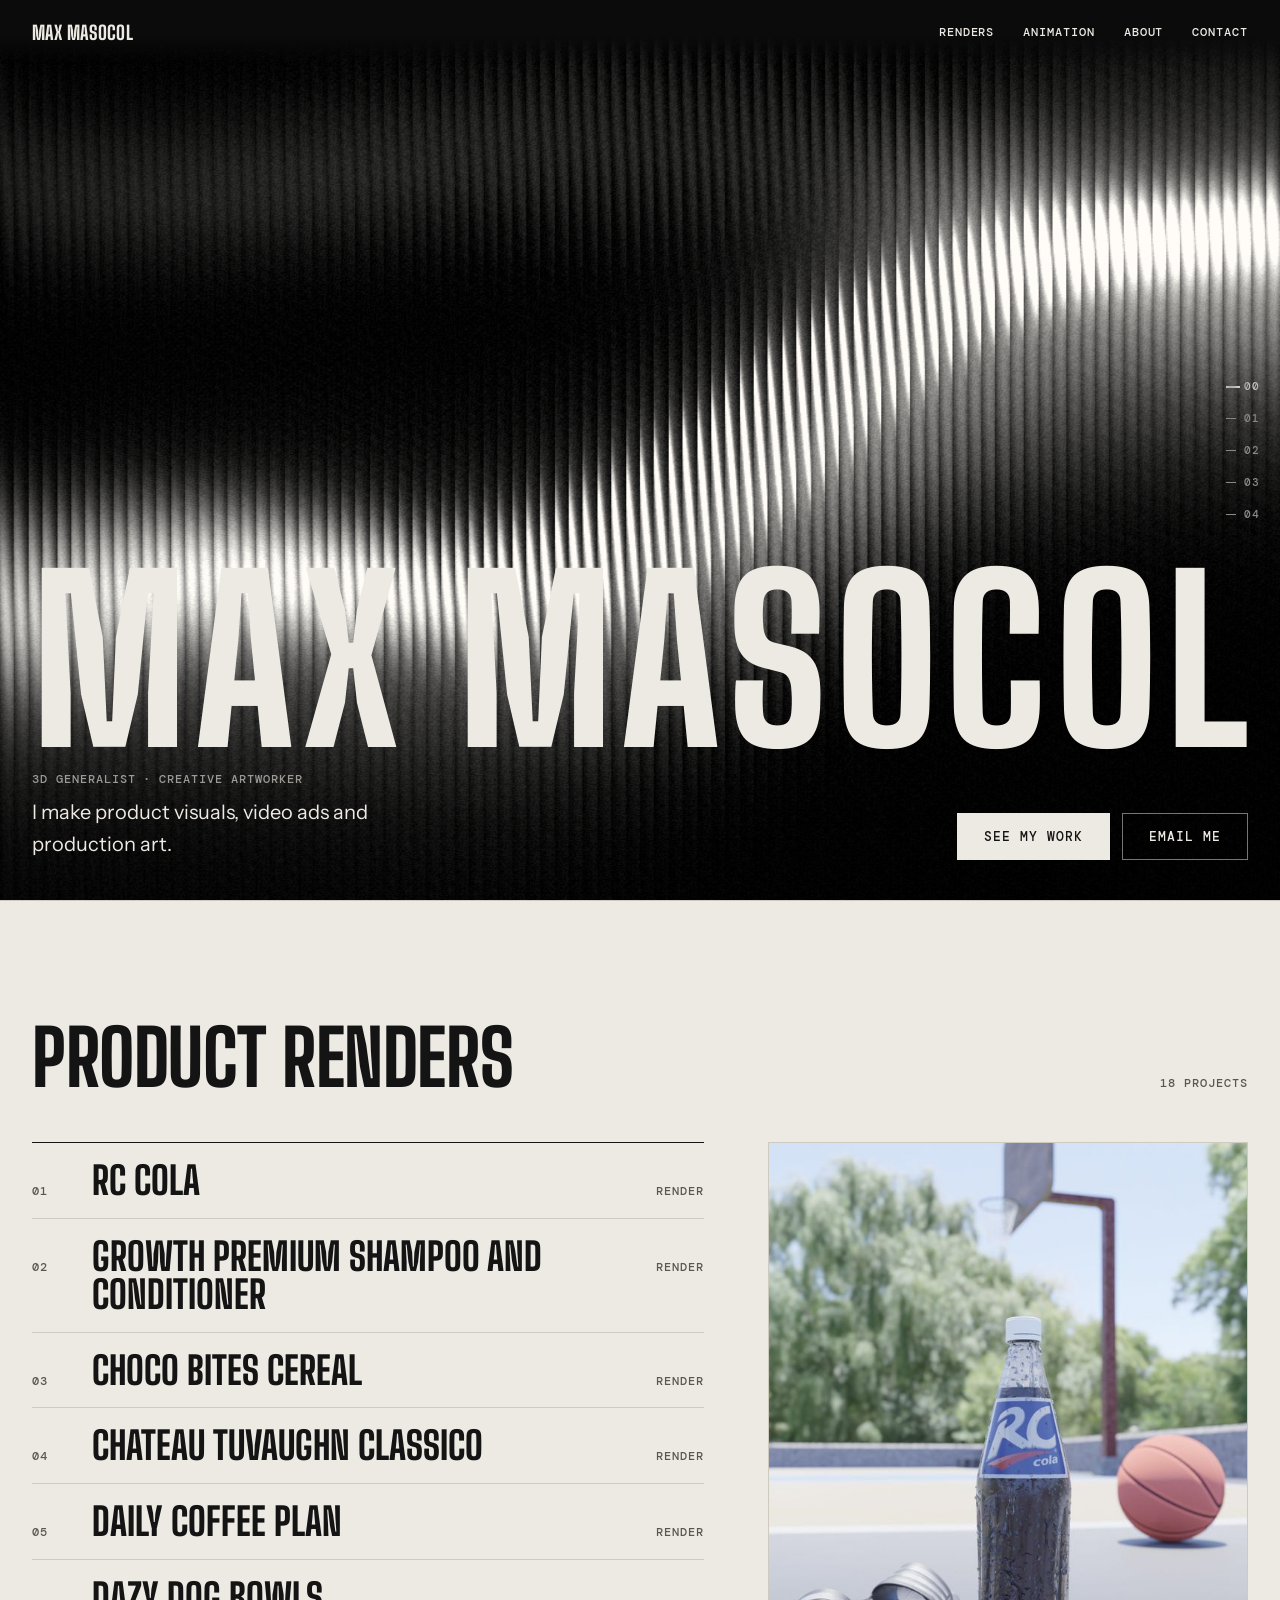
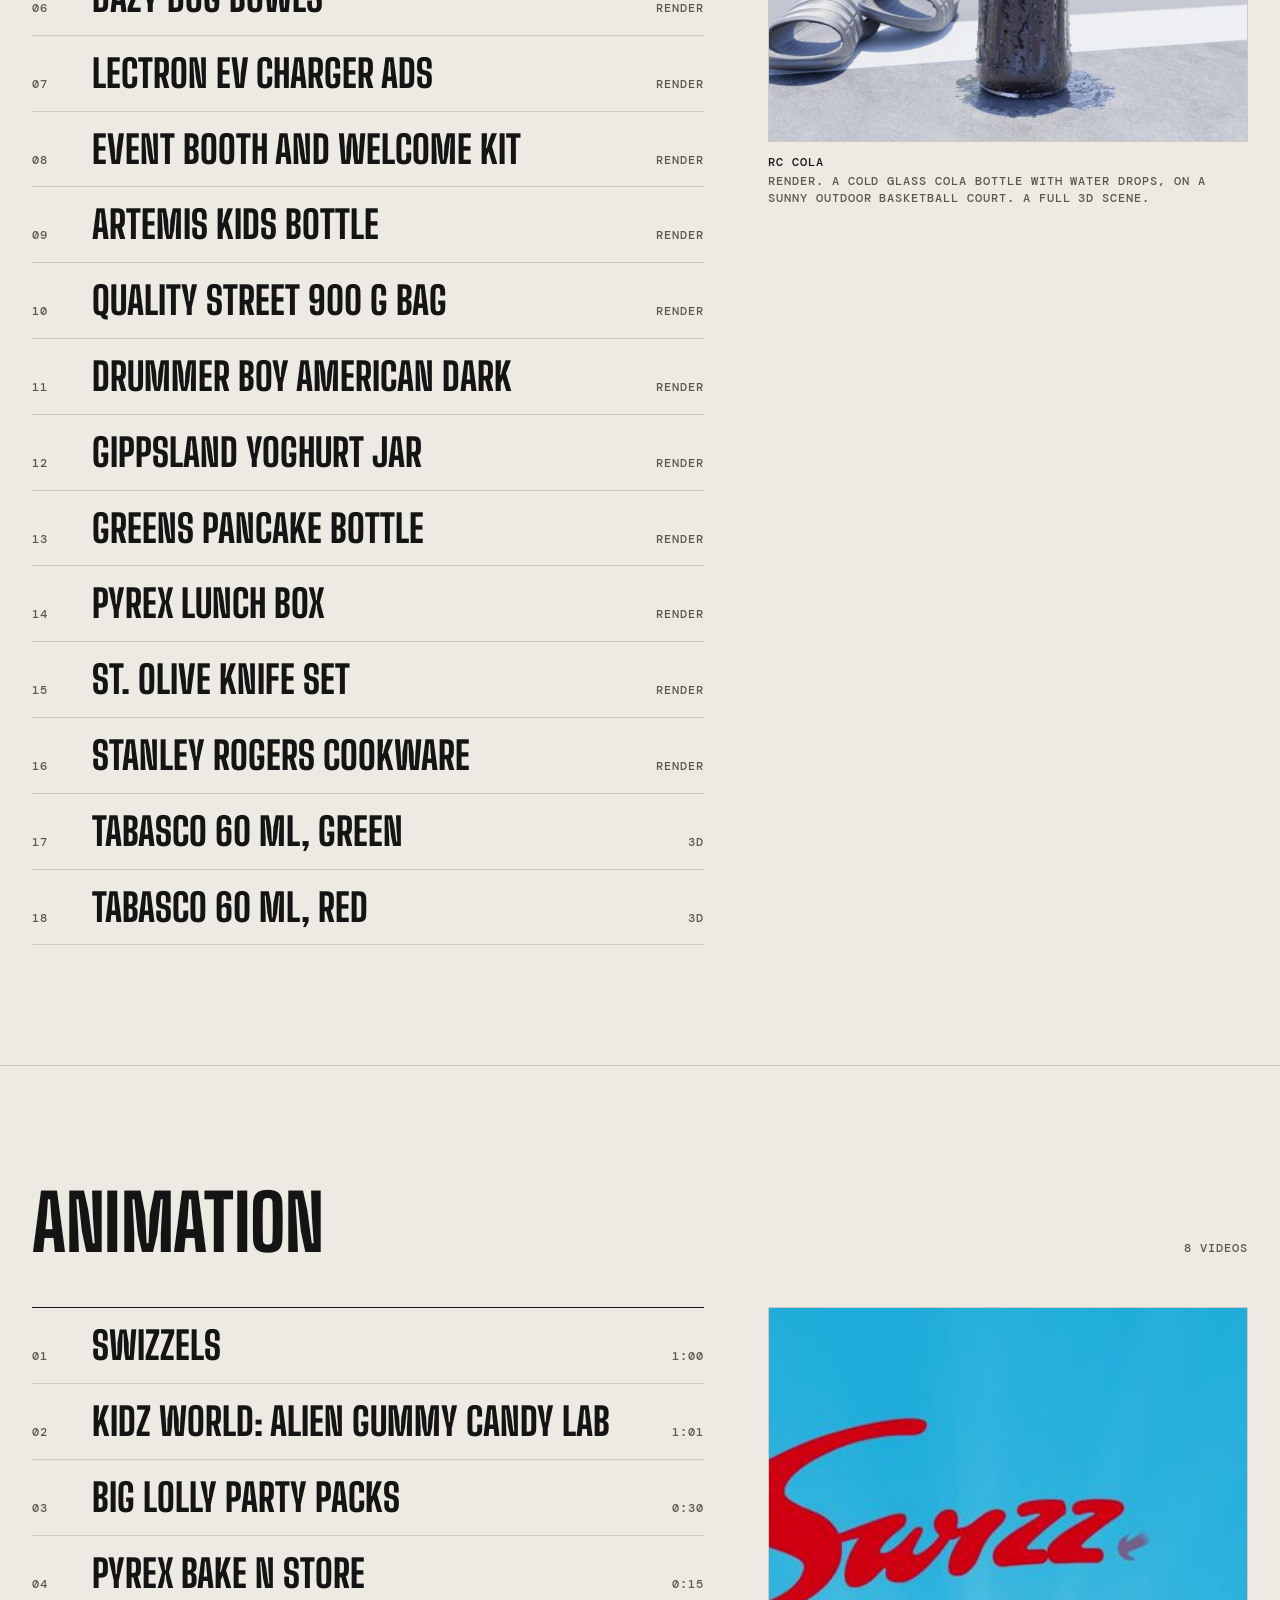
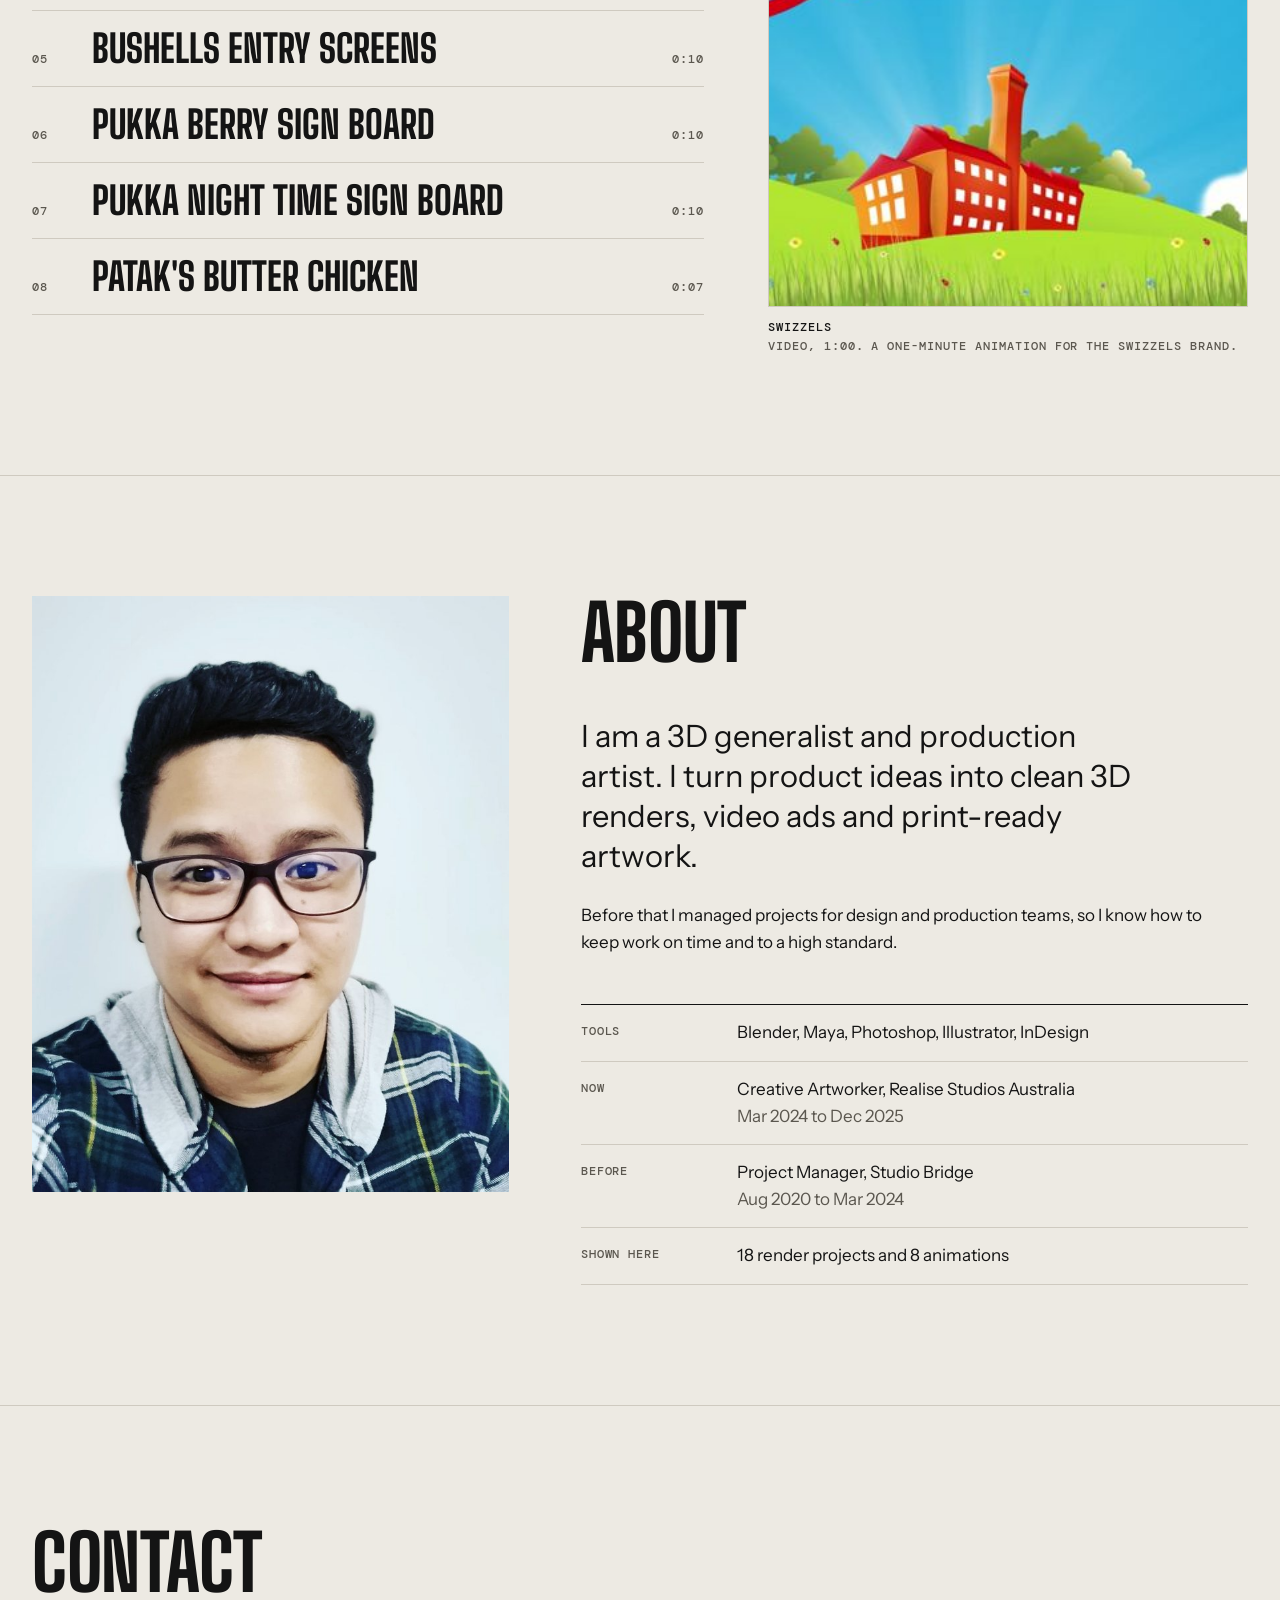
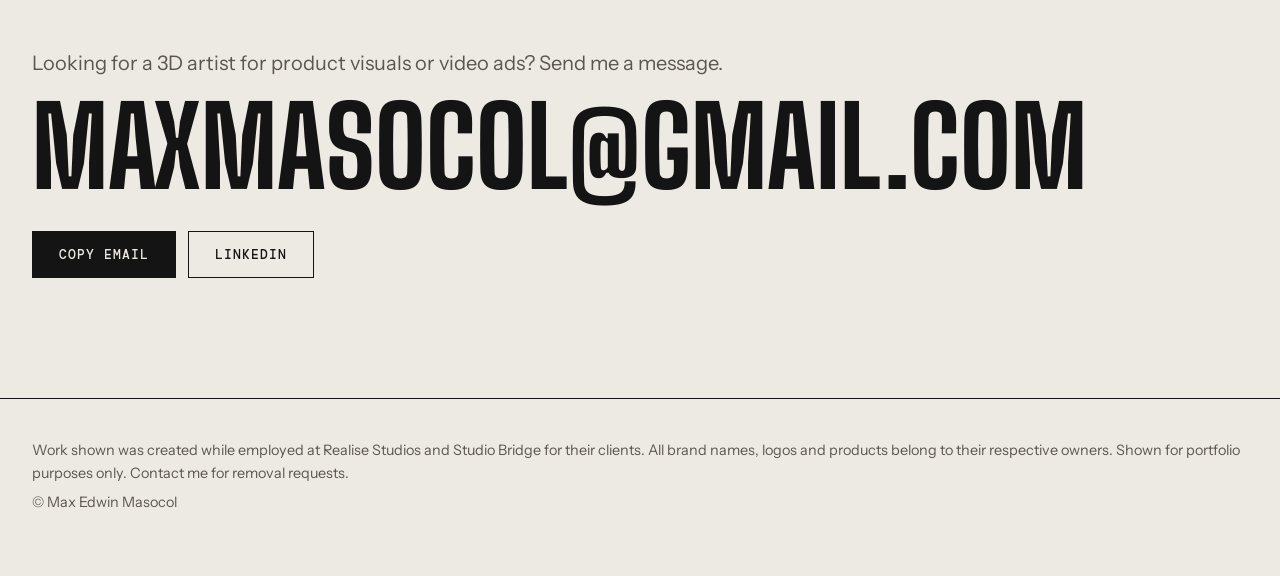
<file: index.html>
<!doctype html>
<html lang="en">
<head>
<meta charset="utf-8">
<meta name="viewport" content="width=device-width, initial-scale=1">
<title>Max Edwin Masocol | 3D Generalist and Creative Artworker</title>
<meta name="description" content="Portfolio of Max Edwin Masocol: 3D product renders, product video ads and production art.">
<meta name="theme-color" content="#EDEAE3">
<meta property="og:title" content="Max Edwin Masocol | 3D Generalist and Creative Artworker">
<meta property="og:description" content="3D product renders, product video ads and production art.">
<meta property="og:type" content="website">
<meta property="og:image" content="img/pf-p2-1.jpg">
<link rel="icon" href="data:image/svg+xml,%3Csvg xmlns='http://www.w3.org/2000/svg' viewBox='0 0 32 32'%3E%3Crect width='32' height='32' fill='%23141414'/%3E%3Ctext x='16' y='23' font-family='sans-serif' font-size='18' font-weight='800' fill='%23E2452B' text-anchor='middle'%3EM%3C/text%3E%3C/svg%3E">
<link rel="preconnect" href="https://fonts.googleapis.com">
<link rel="preconnect" href="https://fonts.gstatic.com" crossorigin>
<link href="https://fonts.googleapis.com/css2?family=Big+Shoulders+Display:wght@700;800&family=DM+Mono:wght@400;500&family=Instrument+Sans:wght@400;500&display=swap" rel="stylesheet">
<link rel="stylesheet" href="style.css?v=202611170059">
</head>
<body>
<a class="skip" href="#renders">Skip to work</a>
<header class="bar">
  <div class="wrap bar-in">
    <a class="brand" href="#top">Max Masocol</a>
    <nav aria-label="Main">
      <a href="#renders">Renders</a>
      <a href="#animation">Animation</a>
      <a href="#about">About</a>
      <a href="#contact">Contact</a>
    </nav>
  </div>
</header>

<ol class="rail" aria-label="Sections">
  <li><a href="#top"><b>00</b><span>Home</span></a></li>
  <li><a href="#renders"><b>01</b><span>Renders</span></a></li>
  <li><a href="#animation"><b>02</b><span>Animation</span></a></li>
  <li><a href="#about"><b>03</b><span>About</span></a></li>
  <li><a href="#contact"><b>04</b><span>Contact</span></a></li>
</ol>

<main id="top">
  <section class="hero" id="home">
    <canvas class="wave" aria-hidden="true"></canvas>
    <div class="wrap hero-in">
      
      <h1 aria-label="Max Masocol"><span class="ch" style="--i:0" aria-hidden="true">M</span><span class="ch" style="--i:1" aria-hidden="true">A</span><span class="ch" style="--i:2" aria-hidden="true">X</span><span class="sp"> </span><span class="ch" style="--i:4" aria-hidden="true">M</span><span class="ch" style="--i:5" aria-hidden="true">A</span><span class="ch" style="--i:6" aria-hidden="true">S</span><span class="ch" style="--i:7" aria-hidden="true">O</span><span class="ch" style="--i:8" aria-hidden="true">C</span><span class="ch" style="--i:9" aria-hidden="true">O</span><span class="ch" style="--i:10" aria-hidden="true">L</span></h1>
      <div class="hero-foot">
        <p class="mono">3D generalist &middot; Creative artworker</p>
        <p class="lead">I make product visuals, video ads and production art.</p>
        <p class="actions">
          <a class="btn" href="#renders">See my work</a>
          <a class="btn ghost" href="#contact">Email me</a>
        </p>
      </div>
    </div>
  </section>

  <section id="renders" class="sec">
    <div class="wrap">
      <div class="head"><h2>Product renders</h2><span class="mono">18 projects</span></div>
      <div class="work">
        <ul class="list">
<li><button class="row" data-kind="p" data-key="p0" aria-label="RC Cola: open"><span class="n mono">01</span><img class="rthumb" src="img/t/pf-p2-1.jpg" alt="" width="64" height="80" loading="lazy" decoding="async"><span class="rt">RC Cola</span><span class="rk mono">Render</span><span class="rd">A cold glass cola bottle with water drops, on a sunny outdoor basketball court. A full 3D scene.</span></button></li>
<li><button class="row" data-kind="p" data-key="p1" aria-label="Growth Premium shampoo and conditioner: open"><span class="n mono">02</span><img class="rthumb" src="img/t/pf-p3-1.jpg" alt="" width="64" height="80" loading="lazy" decoding="async"><span class="rt">Growth Premium shampoo and conditioner</span><span class="rk mono">Render</span><span class="rd">Label artwork for a natural shampoo and conditioner, plus a product shot of the bottles outdoors on a rock.</span></button></li>
<li><button class="row" data-kind="p" data-key="p2" aria-label="Choco Bites cereal: open"><span class="n mono">03</span><img class="rthumb" src="img/t/pf-p4-2.jpg" alt="" width="64" height="80" loading="lazy" decoding="async"><span class="rt">Choco Bites cereal</span><span class="rk mono">Render</span><span class="rd">Cereal box packaging, from the flat layout to a finished box next to a bowl of cereal.</span></button></li>
<li><button class="row" data-kind="p" data-key="p3" aria-label="Chateau Tuvaughn Classico: open"><span class="n mono">04</span><img class="rthumb" src="img/t/pf-p5-2.jpg" alt="" width="64" height="80" loading="lazy" decoding="async"><span class="rt">Chateau Tuvaughn Classico</span><span class="rk mono">Render</span><span class="rd">A wine label design and a render of two bottles chilling in ice.</span></button></li>
<li><button class="row" data-kind="p" data-key="p4" aria-label="Daily Coffee Plan: open"><span class="n mono">05</span><img class="rthumb" src="img/t/pf-p6-1.jpg" alt="" width="64" height="80" loading="lazy" decoding="async"><span class="rt">Daily Coffee Plan</span><span class="rk mono">Render</span><span class="rd">A boxed weekly planner for project managers, shown open on a display stand in a warm room.</span></button></li>
<li><button class="row" data-kind="p" data-key="p5" aria-label="Dazy Dog bowls: open"><span class="n mono">06</span><img class="rthumb" src="img/t/pf-p7-10.jpg" alt="" width="64" height="80" loading="lazy" decoding="async"><span class="rt">Dazy Dog bowls</span><span class="rk mono">Render</span><span class="rd">Stainless steel dog bowls in several colors, shown alone, stacked and with their gift boxes.</span></button></li>
<li><button class="row" data-kind="p" data-key="p6" aria-label="Lectron EV charger ads: open"><span class="n mono">07</span><img class="rthumb" src="img/t/pf-p8-2.jpg" alt="" width="64" height="80" loading="lazy" decoding="async"><span class="rt">Lectron EV charger ads</span><span class="rk mono">Render</span><span class="rd">A web banner and two product listing images for a home electric car charger.</span></button></li>
<li><button class="row" data-kind="p" data-key="p7" aria-label="Event booth and welcome kit: open"><span class="n mono">08</span><img class="rthumb" src="img/t/pf-p10-1.jpg" alt="" width="64" height="80" loading="lazy" decoding="async"><span class="rt">Event booth and welcome kit</span><span class="rk mono">Render</span><span class="rd">Mockups of a trade show booth and a welcome kit: banners, a display wall, a drawstring bag, a bottle and notebooks.</span></button></li>
<li><button class="row" data-kind="p" data-key="p8" aria-label="Artemis kids bottle: open"><span class="n mono">09</span><img class="rthumb" src="img/t/artemis-kids-bottle-1.jpg" alt="" width="64" height="80" loading="lazy" decoding="async"><span class="rt">Artemis kids bottle</span><span class="rk mono">Render</span><span class="rd">A clean studio render of an amber glass bottle with a white cap.</span></button></li>
<li><button class="row" data-kind="p" data-key="p9" aria-label="Quality Street 900 g bag: open"><span class="n mono">10</span><img class="rthumb" src="img/t/bag-samples-1.jpg" alt="" width="64" height="80" loading="lazy" decoding="async"><span class="rt">Quality Street 900 g bag</span><span class="rk mono">Render</span><span class="rd">A pack render of a large bag of sweets, with the clear window showing the candy inside.</span></button></li>
<li><button class="row" data-kind="p" data-key="p10" aria-label="Drummer Boy American Dark: open"><span class="n mono">11</span><img class="rthumb" src="img/t/drummer-boy-bottleshots-americandark-1.jpg" alt="" width="64" height="80" loading="lazy" decoding="async"><span class="rt">Drummer Boy American Dark</span><span class="rk mono">Render</span><span class="rd">A tall bottle with a cork stopper, rendered in a soft studio setting.</span></button></li>
<li><button class="row" data-kind="p" data-key="p11" aria-label="Gippsland yoghurt jar: open"><span class="n mono">12</span><img class="rthumb" src="img/t/gippsland-yoghurt-jar-1.jpg" alt="" width="64" height="80" loading="lazy" decoding="async"><span class="rt">Gippsland yoghurt jar</span><span class="rk mono">Render</span><span class="rd">A yoghurt jar with a cork lid and an embossed brand name, shown from two angles.</span></button></li>
<li><button class="row" data-kind="p" data-key="p12" aria-label="Greens pancake bottle: open"><span class="n mono">13</span><img class="rthumb" src="img/t/greens-pancake-bottle-large-1.jpg" alt="" width="64" height="80" loading="lazy" decoding="async"><span class="rt">Greens pancake bottle</span><span class="rk mono">Render</span><span class="rd">A large white bottle with a green cap, shown from four angles.</span></button></li>
<li><button class="row" data-kind="p" data-key="p13" aria-label="Pyrex lunch box: open"><span class="n mono">14</span><img class="rthumb" src="img/t/pyrex-lunchbox-1.jpg" alt="" width="64" height="80" loading="lazy" decoding="async"><span class="rt">Pyrex lunch box</span><span class="rk mono">Render</span><span class="rd">A clear glass food dish, rendered with realistic glass and reflections.</span></button></li>
<li><button class="row" data-kind="p" data-key="p14" aria-label="St. Olive knife set: open"><span class="n mono">15</span><img class="rthumb" src="img/t/st-olive-6-piece-knife-block-2.jpg" alt="" width="64" height="80" loading="lazy" decoding="async"><span class="rt">St. Olive knife set</span><span class="rk mono">Render</span><span class="rd">A chef&#x27;s knife and the boxed 6-piece knife block set.</span></button></li>
<li><button class="row" data-kind="p" data-key="p15" aria-label="Stanley Rogers cookware: open"><span class="n mono">16</span><img class="rthumb" src="img/t/stanley-rogers-matrix-casserole-24cm-1.jpg" alt="" width="64" height="80" loading="lazy" decoding="async"><span class="rt">Stanley Rogers cookware</span><span class="rk mono">Render</span><span class="rd">Stainless steel pots and pans: a casserole, a saucepan, a paella pan and a saute pan, each from two angles.</span></button></li>
<li><button class="row" data-kind="d" data-key="d-tabasco-green" aria-label="Tabasco 60 mL, green: open"><span class="n mono">17</span><img class="rthumb" src="img/t/3d-tabasco-green.jpg" alt="" width="64" height="80" loading="lazy" decoding="async"><span class="rt">Tabasco 60 mL, green</span><span class="rk mono">3D</span><span class="rd">An interactive 3D bottle. Drag to turn it.</span></button></li>
<li><button class="row" data-kind="d" data-key="d-tabasco-red" aria-label="Tabasco 60 mL, red: open"><span class="n mono">18</span><img class="rthumb" src="img/t/3d-tabasco-red.jpg" alt="" width="64" height="80" loading="lazy" decoding="async"><span class="rt">Tabasco 60 mL, red</span><span class="rk mono">3D</span><span class="rd">An interactive 3D bottle. Drag to turn it.</span></button></li>
        </ul>
        <figure class="preview" aria-hidden="true"><div class="pv-frame"><img src="img/t/pf-p2-1.jpg" alt="" width="800" height="1000"></div><figcaption class="mono"></figcaption></figure>
      </div>
    </div>
  </section>

  <section id="animation" class="sec">
    <div class="wrap">
      <div class="head"><h2>Animation</h2><span class="mono">8 videos</span></div>
      <div class="work">
        <ul class="list">
<li><button class="row" data-kind="v" data-key="v-swizzels-animation" data-preview="video/swizzels-animation.mp4" aria-label="Swizzels: open"><span class="n mono">01</span><img class="rthumb" src="img/t/poster-swizzels-animation.jpg" alt="" width="64" height="80" loading="lazy" decoding="async"><span class="rt">Swizzels</span><span class="rk mono">1:00</span><span class="rd">A one-minute animation for the Swizzels brand.</span></button></li>
<li><button class="row" data-kind="v" data-key="v-kidz-world-sodacans-alien-candy-animation" data-preview="video/kidz-world-sodacans-alien-candy-animation.mp4" aria-label="Kidz World: Alien Gummy Candy Lab: open"><span class="n mono">02</span><img class="rthumb" src="img/t/poster-kidz-world-sodacans-alien-candy-animation.jpg" alt="" width="64" height="80" loading="lazy" decoding="async"><span class="rt">Kidz World: Alien Gummy Candy Lab</span><span class="rk mono">1:01</span><span class="rd">A one-minute animation about alien gummy candy and soda cans.</span></button></li>
<li><button class="row" data-kind="v" data-key="v-big-lolly-party-packs-socials-animation" data-preview="video/big-lolly-party-packs-socials-animation.mp4" aria-label="Big Lolly party packs: open"><span class="n mono">03</span><img class="rthumb" src="img/t/poster-big-lolly-party-packs-socials-animation.jpg" alt="" width="64" height="80" loading="lazy" decoding="async"><span class="rt">Big Lolly party packs</span><span class="rk mono">0:30</span><span class="rd">A square 30-second animation for social media, full of balloons and confetti.</span></button></li>
<li><button class="row" data-kind="v" data-key="v-pyrex-bake-n-store-animation" data-preview="video/pyrex-bake-n-store-animation.mp4" aria-label="Pyrex Bake N Store: open"><span class="n mono">04</span><img class="rthumb" src="img/t/poster-pyrex-bake-n-store-animation.jpg" alt="" width="64" height="80" loading="lazy" decoding="async"><span class="rt">Pyrex Bake N Store</span><span class="rk mono">0:15</span><span class="rd">A 15-second square animation for Pyrex with the “Store it!” line.</span></button></li>
<li><button class="row" data-kind="v" data-key="v-bushells-entry-screens" data-preview="video/bushells-entry-screens.mp4" aria-label="Bushells entry screens: open"><span class="n mono">05</span><img class="rthumb" src="img/t/poster-bushells-entry-screens.jpg" alt="" width="64" height="80" loading="lazy" decoding="async"><span class="rt">Bushells entry screens</span><span class="rk mono">0:10</span><span class="rd">A 10-second vertical animation for entry screens, built around a Blue Label tea box.</span></button></li>
<li><button class="row" data-kind="v" data-key="v-pukka-berry-digital-sign-board" data-preview="video/pukka-berry-digital-sign-board.mp4" aria-label="Pukka Berry sign board: open"><span class="n mono">06</span><img class="rthumb" src="img/t/poster-pukka-berry-digital-sign-board.jpg" alt="" width="64" height="80" loading="lazy" decoding="async"><span class="rt">Pukka Berry sign board</span><span class="rk mono">0:10</span><span class="rd">A 10-second vertical sign-board animation with a tea box among berries.</span></button></li>
<li><button class="row" data-kind="v" data-key="v-pukka-night-time-digital-sign-board" data-preview="video/pukka-night-time-digital-sign-board.mp4" aria-label="Pukka Night Time sign board: open"><span class="n mono">07</span><img class="rthumb" src="img/t/poster-pukka-night-time-digital-sign-board.jpg" alt="" width="64" height="80" loading="lazy" decoding="async"><span class="rt">Pukka Night Time sign board</span><span class="rk mono">0:10</span><span class="rd">A 10-second vertical sign-board animation with a tea box among night flowers.</span></button></li>
<li><button class="row" data-kind="v" data-key="v-patak-butter-chicken-animation" data-preview="video/patak-butter-chicken-animation.mp4" aria-label="Patak&#x27;s Butter Chicken: open"><span class="n mono">08</span><img class="rthumb" src="img/t/poster-patak-butter-chicken-animation.jpg" alt="" width="64" height="80" loading="lazy" decoding="async"><span class="rt">Patak&#x27;s Butter Chicken</span><span class="rk mono">0:07</span><span class="rd">A 7-second vertical animation of a butter chicken paste jar.</span></button></li>
        </ul>
        <figure class="preview" aria-hidden="true"><div class="pv-frame"><img src="img/t/poster-swizzels-animation.jpg" alt="" width="800" height="1000"></div><figcaption class="mono"></figcaption></figure>
      </div>
    </div>
  </section>

  <section id="about" class="sec">
    <div class="wrap about">
      <img class="about-photo" src="img/about.jpg" width="900" height="900" alt="Portrait of Max Edwin Masocol" loading="lazy">
      <div>
        <div class="head"><h2>About</h2></div>
        <p class="big">I am a 3D generalist and production artist. I turn product ideas into clean 3D renders, video ads and print-ready artwork.</p>
        <p>Before that I managed projects for design and production teams, so I know how to keep work on time and to a high standard.</p>
        <dl class="facts">
          <div><dt class="mono">Tools</dt><dd>Blender, Maya, Photoshop, Illustrator, InDesign</dd></div>
          <div><dt class="mono">Now</dt><dd>Creative Artworker, Realise Studios Australia<br><span class="muted">Mar 2024 to Dec 2025</span></dd></div>
          <div><dt class="mono">Before</dt><dd>Project Manager, Studio Bridge<br><span class="muted">Aug 2020 to Mar 2024</span></dd></div>
          <div><dt class="mono">Shown here</dt><dd>18 render projects and 8 animations</dd></div>
        </dl>
      </div>
    </div>
  </section>

  <section id="contact" class="sec">
    <div class="wrap contact">
      <div class="head"><h2>Contact</h2></div>
      <p class="lead">Looking for a 3D artist for product visuals or video ads? Send me a message.</p>
      <a class="mail" href="mailto:maxmasocol@gmail.com">maxmasocol@gmail.com</a>
      <p class="actions">
        <button class="btn" type="button" id="copy">Copy email</button>
        <a class="btn ghost" href="https://www.linkedin.com/in/maxedwinmasocol" rel="noopener">LinkedIn</a>
      </p>
    </div>
  </section>
</main>

<footer class="foot">
  <div class="wrap">
    <p>Work shown was created while employed at Realise Studios and Studio Bridge for their clients. All brand names, logos and products belong to their respective owners. Shown for portfolio purposes only. Contact me for removal requests.</p>
    <p>&copy; Max Edwin Masocol</p>
  </div>
</footer>

<dialog id="viewer" aria-label="Project viewer">
  <button class="x" type="button" aria-label="Close" data-close>&times;</button>
  <button class="nav prev" type="button" aria-label="Previous image" hidden>&#8249;</button>
  <button class="nav next" type="button" aria-label="Next image" hidden>&#8250;</button>
  <div class="stage"></div>
  <div class="strip"></div>
  <div class="cap"><h3></h3><p></p></div>
</dialog>

<script id="data" type="application/json">{"p0": {"title": "RC Cola", "desc": "A cold glass cola bottle with water drops, on a sunny outdoor basketball court. A full 3D scene.", "thumb": "img/t/pf-p2-1.jpg", "label": "Render", "items": [{"t": "img", "src": "img/pf-p2-1.jpg"}]}, "p1": {"title": "Growth Premium shampoo and conditioner", "desc": "Label artwork for a natural shampoo and conditioner, plus a product shot of the bottles outdoors on a rock.", "thumb": "img/t/pf-p3-1.jpg", "label": "Render", "items": [{"t": "img", "src": "img/pf-p3-1.jpg"}, {"t": "img", "src": "img/pf-p3-2.jpg"}, {"t": "img", "src": "img/pf-p3-3.jpg"}]}, "p2": {"title": "Choco Bites cereal", "desc": "Cereal box packaging, from the flat layout to a finished box next to a bowl of cereal.", "thumb": "img/t/pf-p4-2.jpg", "label": "Render", "items": [{"t": "img", "src": "img/pf-p4-2.jpg"}, {"t": "img", "src": "img/pf-p4-1.jpg"}]}, "p3": {"title": "Chateau Tuvaughn Classico", "desc": "A wine label design and a render of two bottles chilling in ice.", "thumb": "img/t/pf-p5-2.jpg", "label": "Render", "items": [{"t": "img", "src": "img/pf-p5-2.jpg"}, {"t": "img", "src": "img/pf-p5-1.jpg"}]}, "p4": {"title": "Daily Coffee Plan", "desc": "A boxed weekly planner for project managers, shown open on a display stand in a warm room.", "thumb": "img/t/pf-p6-1.jpg", "label": "Render", "items": [{"t": "img", "src": "img/pf-p6-1.jpg"}]}, "p5": {"title": "Dazy Dog bowls", "desc": "Stainless steel dog bowls in several colors, shown alone, stacked and with their gift boxes.", "thumb": "img/t/pf-p7-10.jpg", "label": "Render", "items": [{"t": "img", "src": "img/pf-p7-10.jpg"}, {"t": "img", "src": "img/pf-p7-9.jpg"}, {"t": "img", "src": "img/pf-p7-11.jpg"}, {"t": "img", "src": "img/pf-p7-12.jpg"}, {"t": "img", "src": "img/pf-p7-3.jpg"}, {"t": "img", "src": "img/pf-p7-4.jpg"}]}, "p6": {"title": "Lectron EV charger ads", "desc": "A web banner and two product listing images for a home electric car charger.", "thumb": "img/t/pf-p8-2.jpg", "label": "Render", "items": [{"t": "img", "src": "img/pf-p8-2.jpg"}, {"t": "img", "src": "img/pf-p8-1.jpg"}, {"t": "img", "src": "img/pf-p8-3.jpg"}]}, "p7": {"title": "Event booth and welcome kit", "desc": "Mockups of a trade show booth and a welcome kit: banners, a display wall, a drawstring bag, a bottle and notebooks.", "thumb": "img/t/pf-p10-1.jpg", "label": "Render", "items": [{"t": "img", "src": "img/pf-p10-1.jpg"}, {"t": "img", "src": "img/pf-p10-2.jpg"}, {"t": "img", "src": "img/pf-p9-1.jpg"}]}, "p8": {"title": "Artemis kids bottle", "desc": "A clean studio render of an amber glass bottle with a white cap.", "thumb": "img/t/artemis-kids-bottle-1.jpg", "label": "Render", "items": [{"t": "img", "src": "img/artemis-kids-bottle-1.jpg"}]}, "p9": {"title": "Quality Street 900 g bag", "desc": "A pack render of a large bag of sweets, with the clear window showing the candy inside.", "thumb": "img/t/bag-samples-1.jpg", "label": "Render", "items": [{"t": "img", "src": "img/bag-samples-1.jpg"}]}, "p10": {"title": "Drummer Boy American Dark", "desc": "A tall bottle with a cork stopper, rendered in a soft studio setting.", "thumb": "img/t/drummer-boy-bottleshots-americandark-1.jpg", "label": "Render", "items": [{"t": "img", "src": "img/drummer-boy-bottleshots-americandark-1.jpg"}]}, "p11": {"title": "Gippsland yoghurt jar", "desc": "A yoghurt jar with a cork lid and an embossed brand name, shown from two angles.", "thumb": "img/t/gippsland-yoghurt-jar-1.jpg", "label": "Render", "items": [{"t": "img", "src": "img/gippsland-yoghurt-jar-1.jpg"}, {"t": "img", "src": "img/gippsland-yoghurt-jar-2.jpg"}]}, "p12": {"title": "Greens pancake bottle", "desc": "A large white bottle with a green cap, shown from four angles.", "thumb": "img/t/greens-pancake-bottle-large-1.jpg", "label": "Render", "items": [{"t": "img", "src": "img/greens-pancake-bottle-large-1.jpg"}, {"t": "img", "src": "img/greens-pancake-bottle-large-2.jpg"}, {"t": "img", "src": "img/greens-pancake-bottle-large-3.jpg"}, {"t": "img", "src": "img/greens-pancake-bottle-large-4.jpg"}]}, "p13": {"title": "Pyrex lunch box", "desc": "A clear glass food dish, rendered with realistic glass and reflections.", "thumb": "img/t/pyrex-lunchbox-1.jpg", "label": "Render", "items": [{"t": "img", "src": "img/pyrex-lunchbox-1.jpg"}]}, "p14": {"title": "St. Olive knife set", "desc": "A chef's knife and the boxed 6-piece knife block set.", "thumb": "img/t/st-olive-6-piece-knife-block-2.jpg", "label": "Render", "items": [{"t": "img", "src": "img/st-olive-6-piece-knife-block-2.jpg"}, {"t": "img", "src": "img/st-olive-6-piece-knife-block-1.jpg"}]}, "p15": {"title": "Stanley Rogers cookware", "desc": "Stainless steel pots and pans: a casserole, a saucepan, a paella pan and a saute pan, each from two angles.", "thumb": "img/t/stanley-rogers-matrix-casserole-24cm-1.jpg", "label": "Render", "items": [{"t": "img", "src": "img/stanley-rogers-matrix-casserole-24cm-1.jpg"}, {"t": "img", "src": "img/stanley-rogers-matrix-casserole-24cm-2.jpg"}, {"t": "img", "src": "img/stanley-rogers-matrix-saucepan-18cm-1.jpg"}, {"t": "img", "src": "img/stanley-rogers-matrix-saucepan-18cm-2.jpg"}, {"t": "img", "src": "img/stanley-rogers-paella-pan-32cm-180mm-1.jpg"}, {"t": "img", "src": "img/stanley-rogers-paella-pan-32cm-180mm-2.jpg"}, {"t": "img", "src": "img/stanley-rogers-saute-pan-26cm-1.jpg"}, {"t": "img", "src": "img/stanley-rogers-saute-pan-26cm-2.jpg"}]}, "d-tabasco-green": {"title": "Tabasco 60 mL, green", "desc": "An interactive 3D bottle. Drag to turn it.", "thumb": "img/t/3d-tabasco-green.jpg", "label": "Interactive 3D", "items": [{"t": "3d", "src": "3d/tabasco-green.html"}]}, "d-tabasco-red": {"title": "Tabasco 60 mL, red", "desc": "An interactive 3D bottle. Drag to turn it.", "thumb": "img/t/3d-tabasco-red.jpg", "label": "Interactive 3D", "items": [{"t": "3d", "src": "3d/tabasco-red.html"}]}, "v-swizzels-animation": {"title": "Swizzels", "desc": "A one-minute animation for the Swizzels brand.", "thumb": "img/t/poster-swizzels-animation.jpg", "label": "Video, 1:00", "items": [{"t": "video", "src": "video/swizzels-animation.mp4", "poster": "img/poster-swizzels-animation.jpg"}]}, "v-kidz-world-sodacans-alien-candy-animation": {"title": "Kidz World: Alien Gummy Candy Lab", "desc": "A one-minute animation about alien gummy candy and soda cans.", "thumb": "img/t/poster-kidz-world-sodacans-alien-candy-animation.jpg", "label": "Video, 1:01", "items": [{"t": "video", "src": "video/kidz-world-sodacans-alien-candy-animation.mp4", "poster": "img/poster-kidz-world-sodacans-alien-candy-animation.jpg"}]}, "v-big-lolly-party-packs-socials-animation": {"title": "Big Lolly party packs", "desc": "A square 30-second animation for social media, full of balloons and confetti.", "thumb": "img/t/poster-big-lolly-party-packs-socials-animation.jpg", "label": "Video, 0:30", "items": [{"t": "video", "src": "video/big-lolly-party-packs-socials-animation.mp4", "poster": "img/poster-big-lolly-party-packs-socials-animation.jpg"}]}, "v-pyrex-bake-n-store-animation": {"title": "Pyrex Bake N Store", "desc": "A 15-second square animation for Pyrex with the \u201cStore it!\u201d line.", "thumb": "img/t/poster-pyrex-bake-n-store-animation.jpg", "label": "Video, 0:15", "items": [{"t": "video", "src": "video/pyrex-bake-n-store-animation.mp4", "poster": "img/poster-pyrex-bake-n-store-animation.jpg"}]}, "v-bushells-entry-screens": {"title": "Bushells entry screens", "desc": "A 10-second vertical animation for entry screens, built around a Blue Label tea box.", "thumb": "img/t/poster-bushells-entry-screens.jpg", "label": "Video, 0:10", "items": [{"t": "video", "src": "video/bushells-entry-screens.mp4", "poster": "img/poster-bushells-entry-screens.jpg"}]}, "v-pukka-berry-digital-sign-board": {"title": "Pukka Berry sign board", "desc": "A 10-second vertical sign-board animation with a tea box among berries.", "thumb": "img/t/poster-pukka-berry-digital-sign-board.jpg", "label": "Video, 0:10", "items": [{"t": "video", "src": "video/pukka-berry-digital-sign-board.mp4", "poster": "img/poster-pukka-berry-digital-sign-board.jpg"}]}, "v-pukka-night-time-digital-sign-board": {"title": "Pukka Night Time sign board", "desc": "A 10-second vertical sign-board animation with a tea box among night flowers.", "thumb": "img/t/poster-pukka-night-time-digital-sign-board.jpg", "label": "Video, 0:10", "items": [{"t": "video", "src": "video/pukka-night-time-digital-sign-board.mp4", "poster": "img/poster-pukka-night-time-digital-sign-board.jpg"}]}, "v-patak-butter-chicken-animation": {"title": "Patak's Butter Chicken", "desc": "A 7-second vertical animation of a butter chicken paste jar.", "thumb": "img/t/poster-patak-butter-chicken-animation.jpg", "label": "Video, 0:07", "items": [{"t": "video", "src": "video/patak-butter-chicken-animation.mp4", "poster": "img/poster-patak-butter-chicken-animation.jpg"}]}}</script>
<script src="wave.js?v=202611170059"></script>
<script src="app.js?v=202611170059"></script>
</body>
</html>
</file>
<file: style.css>
:root {
  --bg: #EDEAE3; --paper: #F6F4EF; --ink: #141414; --muted: #5B574F; --line: #CFCAC0; --accent: #E2452B;
  --ease: cubic-bezier(0.23, 1, 0.32, 1);
  --display: "Big Shoulders Display", Impact, sans-serif;
}
* { box-sizing: border-box; }
html { scroll-behavior: smooth; scroll-padding-top: 72px; }
body { margin: 0; background: var(--bg); color: var(--ink); font: 400 17px/1.6 "Instrument Sans", system-ui, sans-serif; }
h1, h2, h3 { font-family: var(--display); font-weight: 800; line-height: .95; margin: 0; text-transform: uppercase; text-wrap: balance; }
h2 { font-size: clamp(2.6rem, 6vw, 5rem); letter-spacing: -.005em; }
h3 { font-size: 1.5rem; }
p { margin: 0 0 1rem; max-width: 60ch; }
a { color: inherit; text-decoration-color: var(--accent); text-underline-offset: 3px; }
img { display: block; max-width: 100%; height: auto; }
.mono { font: 500 .75rem/1.4 "DM Mono", ui-monospace, monospace; text-transform: uppercase; letter-spacing: .08em; }
.muted { color: var(--muted); }
.wrap { width: min(1280px, 100% - 64px); margin-inline: auto; }
.skip { position: absolute; left: -999px; }
.skip:focus { left: 16px; top: 16px; background: var(--ink); color: var(--bg); padding: 8px 12px; z-index: 30; }
:focus-visible { outline: 2px solid var(--accent); outline-offset: 3px; }
::selection { background: var(--accent); color: var(--ink); }

/* top bar */
.bar { position: fixed; inset: 0 0 auto 0; z-index: 10; mix-blend-mode: normal; background: linear-gradient(var(--bg) 60%, transparent); }
.bar-in { display: flex; justify-content: space-between; align-items: center; height: 64px; }
.brand { font: 800 1.2rem var(--display); text-transform: uppercase; text-decoration: none; letter-spacing: .02em; padding: 12px 0; white-space: nowrap; }
nav { display: flex; gap: 1.8rem; }
nav a { font: 500 .75rem "DM Mono", monospace; text-transform: uppercase; letter-spacing: .08em; text-decoration: none; padding: 12px 0; background: linear-gradient(var(--accent), var(--accent)) 0 80% / 0 2px no-repeat; transition: background-size .3s var(--ease); }
nav a:hover, nav a.on { background-size: 100% 2px; }

/* side rail */
.rail { mix-blend-mode: difference; position: fixed; right: 20px; top: 50%; transform: translateY(-50%); z-index: 9; list-style: none; margin: 0; padding: 0; display: none; }
.rail a { position: relative; display: flex; justify-content: flex-end; align-items: center; padding: 9px 0; text-decoration: none; font: 500 .7rem "DM Mono", monospace; letter-spacing: .08em; text-transform: uppercase; color: #fff; opacity: .55; transition: opacity .2s; }
.rail span { position: absolute; right: 100%; margin-right: 14px; white-space: nowrap; opacity: 0; transform: translateX(6px); transition: opacity .2s, transform .25s var(--ease); }
.rail a:hover span, .rail a:focus-visible span { opacity: 1; transform: none; }
.rail b { font-weight: 500; position: relative; padding-left: 18px; }
.rail b::before { content: ""; position: absolute; left: 0; top: 50%; width: 10px; height: 1px; background: currentColor; transition: width .25s var(--ease), background .2s; }
.rail a.on { opacity: 1; }
.rail a.on b::before { width: 14px; height: 2px; }
@media (min-width: 1100px) { .rail { display: block; } }

/* buttons */
.actions { display: flex; flex-wrap: wrap; gap: 12px; margin: 2rem 0 0; }
.btn { display: inline-block; padding: 14px 26px; border-radius: 0; background: var(--ink); color: var(--bg); font: 500 .8rem "DM Mono", monospace; letter-spacing: .08em; text-transform: uppercase; text-decoration: none; border: 1px solid var(--ink); cursor: pointer; transition: transform .16s var(--ease), background .2s, color .2s; }
.btn:hover { background: var(--accent); border-color: var(--accent); color: var(--ink); }
.btn:active { transform: scale(.97); }
.btn.ghost { background: transparent; color: var(--ink); }
.btn.ghost:hover { background: var(--accent); }

/* hero */
.hero { position: relative; overflow: hidden; min-height: 100svh; padding: 88px 0 40px; display: grid; background: #0B0B0C; color: var(--bg); }
.hero-in { position: relative; z-index: 1; display: grid; grid-template-rows: 1fr auto; gap: 20px; }
.wave { position: absolute; inset: 0; width: 100%; height: 100%; display: block; }
h1 { position: relative; z-index: 2; pointer-events: none; font-size: min(17.5vw, 15rem); font-weight: 800; letter-spacing: -.01em; line-height: .8; display: flex; justify-content: space-between; align-self: end; white-space: nowrap; }
.sp { width: .18em; }
.hero-foot { display: grid; grid-template-columns: 1fr 1fr; gap: 8px 40px; align-items: end; }
.hero-foot .mono { grid-column: 1 / -1; color: rgba(237,234,227,.62); margin: 0; }
.hero-foot .lead { font-size: 1.25rem; margin: 0; max-width: 30ch; }
.hero-foot .actions { margin: 0; justify-content: flex-end; }

/* sections */
.sec { padding: 120px 0; border-top: 1px solid var(--line); }
.head { display: flex; justify-content: space-between; align-items: baseline; gap: 24px; margin-bottom: 48px; }
.head .mono { color: var(--muted); white-space: nowrap; }

/* work index */
.work { display: grid; grid-template-columns: 7fr 5fr; gap: 64px; align-items: start; }
.list { list-style: none; margin: 0; padding: 0; border-top: 1px solid var(--ink); }
.list li { border-bottom: 1px solid var(--line); }
.row { all: unset; box-sizing: border-box; display: grid; grid-template-columns: 44px 1fr auto; align-items: baseline; gap: 4px 16px; width: 100%; padding: 18px 0; cursor: pointer; position: relative; transition: transform .3s var(--ease); }
.row::after { content: ""; position: absolute; left: 0; bottom: -1px; height: 2px; width: 100%; background: var(--accent); transform: scaleX(0); transform-origin: left; transition: transform .4s var(--ease); }
.row:hover, .row:focus-visible, .row.on { transform: translateX(8px); }
.row:hover::after, .row:focus-visible::after, .row.on::after { transform: scaleX(1); }
.row:focus-visible { outline: 2px solid var(--accent); outline-offset: 2px; }
.n { color: var(--muted); }
.row:hover .n, .row.on .n { color: var(--accent); }
.rt { font: 800 clamp(1.6rem, 3vw, 2.4rem)/1 var(--display); text-transform: uppercase; }
.rk { color: var(--muted); }
.rd, .rthumb { display: none; }
.preview { position: sticky; top: 96px; margin: 0; }
.pv-frame { position: relative; aspect-ratio: 4 / 5; overflow: hidden; background: var(--paper); border: 1px solid var(--line); }
.pv-frame img, .pv-frame video { position: absolute; inset: 0; width: 100%; height: 100%; object-fit: cover; }
.preview figcaption { margin-top: 12px; color: var(--muted); max-width: none; }
.preview .cap-t { color: var(--ink); display: block; margin-bottom: 2px; }

/* about, contact */
.about { display: grid; grid-template-columns: 5fr 7fr; gap: 72px; align-items: start; }
.about-photo { width: 100%; aspect-ratio: 4 / 5; object-fit: cover; filter: grayscale(.15); }
.big { font-size: clamp(1.4rem, 2.4vw, 2rem); line-height: 1.3; max-width: 28ch; margin-bottom: 1.6rem; }
.facts { margin: 3rem 0 0; border-top: 1px solid var(--ink); }
.facts div { display: grid; grid-template-columns: 140px 1fr; gap: 16px; padding: 14px 0; border-bottom: 1px solid var(--line); }
.facts dt { color: var(--muted); padding-top: 4px; }
.facts dd { margin: 0; }
.contact .lead { font-size: 1.25rem; color: var(--muted); }
.mail { display: block; font: 800 clamp(2.4rem, 8.6vw, 8.5rem)/.95 var(--display); text-transform: uppercase; text-decoration: none; margin: 1rem 0 0; word-break: break-all; transition: color .2s; }
.mail:hover { color: var(--accent); }
.foot { padding: 40px 0 56px; border-top: 1px solid var(--ink); color: var(--muted); font-size: .9rem; }
.foot p { margin: 0 0 6px; max-width: none; }

/* viewer */
dialog { border: 0; padding: 0; background: var(--paper); color: var(--ink); width: min(1100px, 100vw - 32px); max-height: calc(100svh - 32px); overflow: auto; }
dialog::backdrop { background: rgba(20, 20, 20, .72); }
.stage { display: grid; place-items: center; background: #E2DED5; min-height: 200px; }
.stage:has(video), .stage:has(iframe) { background: #111; }
.stage img, .stage video { max-width: 100%; max-height: calc(100svh - 280px); width: auto; height: auto; }
.stage iframe { width: 100%; height: min(70svh, 640px); border: 0; background: #fff; }
.cap { padding: 20px 24px 24px; }
.cap h3 { margin: 0 0 6px; }
.cap p { margin: 0; color: var(--muted); }
.x, .nav { position: absolute; z-index: 2; border: 1px solid var(--ink); background: var(--bg); color: var(--ink); width: 44px; height: 44px; font-size: 1.6rem; line-height: 1; cursor: pointer; transition: background .2s, transform .16s var(--ease); }
.x:hover, .nav:hover { background: var(--accent); }
.x:active, .nav:active { transform: scale(.95); }
.x { top: 12px; left: 12px; } /* left: 3D viewers carry their own icon top-right */
.nav { top: 40%; }
.prev { left: 12px; } .next { right: 12px; }
.strip { display: flex; gap: 8px; padding: 12px 24px 0; overflow-x: auto; }
.strip:empty { display: none; }
.strip button { flex: none; padding: 0; border: 2px solid transparent; background: var(--bg); cursor: pointer; opacity: .6; transition: opacity .2s, border-color .2s, transform .16s var(--ease); }
.strip button:hover { opacity: 1; }
.strip button:active { transform: scale(.95); }
.strip button[aria-current="true"] { opacity: 1; border-color: var(--accent); }
.strip img { width: 64px; height: 64px; object-fit: cover; }

/* motion (only for visitors who have not asked for less) */
@media (prefers-reduced-motion: no-preference) {
  .ch { display: inline-block; animation: rise .9s var(--ease) both; animation-delay: calc(var(--i) * 45ms + 100ms); }
  .hero-foot > * { animation: fade .8s var(--ease) both; animation-delay: .5s; }
  .wave { animation: fade 1.6s ease-out both; }
  @keyframes rise { from { opacity: 0; transform: translateY(40%); } }
  @keyframes fade { from { opacity: 0; } }
  .js .reveal:not(.seen) { opacity: 0; transform: translateY(12px); }
  .js .reveal { transition: opacity .5s var(--ease), transform .5s var(--ease); }
  dialog[open] { animation: pop .2s var(--ease); }
  dialog[open]::backdrop { animation: fade .2s ease-out; }
  @keyframes pop { from { opacity: 0; transform: scale(.97); } }
  .pv-frame img, .pv-frame video { animation: fade .3s ease-out; }
  .in-right { animation: slide-r .24s var(--ease); }
  .in-left { animation: slide-l .24s var(--ease); }
  @keyframes slide-r { from { opacity: 0; transform: translateX(24px); } }
  @keyframes slide-l { from { opacity: 0; transform: translateX(-24px); } }
}
@media (prefers-reduced-motion: reduce) { html { scroll-behavior: auto; } .row, .row::after { transition: none; } }

/* tablet and phone */
@media (max-width: 960px) {
  .wrap { width: min(1280px, 100% - 48px); }
  .sec { padding: 80px 0; }
  .work { grid-template-columns: 1fr; }
  .preview { display: none; }
  .row { grid-template-columns: 64px 1fr auto; padding: 14px 0; align-items: center; }
  .row:hover, .row.on { transform: none; }
  .n { display: none; }
  .rthumb { display: block; width: 64px; height: 80px; object-fit: cover; grid-row: 1 / span 2; }
  .rd { display: block; grid-column: 2 / -1; color: var(--muted); font-size: .9rem; line-height: 1.4; }
  .about { grid-template-columns: 1fr; gap: 40px; }
  .facts div { grid-template-columns: 1fr; gap: 2px; }
  .hero-foot { grid-template-columns: 1fr; }
  .hero-foot .actions { justify-content: flex-start; margin-top: 12px; }
}
@media (max-width: 560px) {
  .wrap { width: min(1280px, 100% - 32px); }
  nav { gap: .7rem; } nav a { font-size: .62rem; letter-spacing: 0; }
  .brand { font-size: .95rem; }
  h1 { font-size: 27vw; flex-wrap: wrap; justify-content: flex-start; line-height: 1.03; }
  .sp { flex-basis: 100%; width: 0; height: 0; }
  .actions .btn { flex: 1 1 100%; text-align: center; }
  .head { flex-direction: column; gap: 6px; margin-bottom: 32px; }
  .nav { display: none; }
}

/* hero is dark: header, rail and buttons switch to paper while it is on screen */
.hero-dark .bar { background: linear-gradient(#0B0B0C 55%, transparent); color: var(--bg); }
.hero-dark nav a { background-image: linear-gradient(var(--accent), var(--accent)); }
.hero .btn { background: var(--bg); color: var(--ink); border-color: var(--bg); }
.hero .btn:hover { background: var(--accent); border-color: var(--accent); }
.hero .btn.ghost { background: transparent; color: var(--bg); border-color: rgba(237, 234, 227, .5); }
.hero .btn.ghost:hover { background: var(--accent); color: var(--ink); border-color: var(--accent); }
</file>
